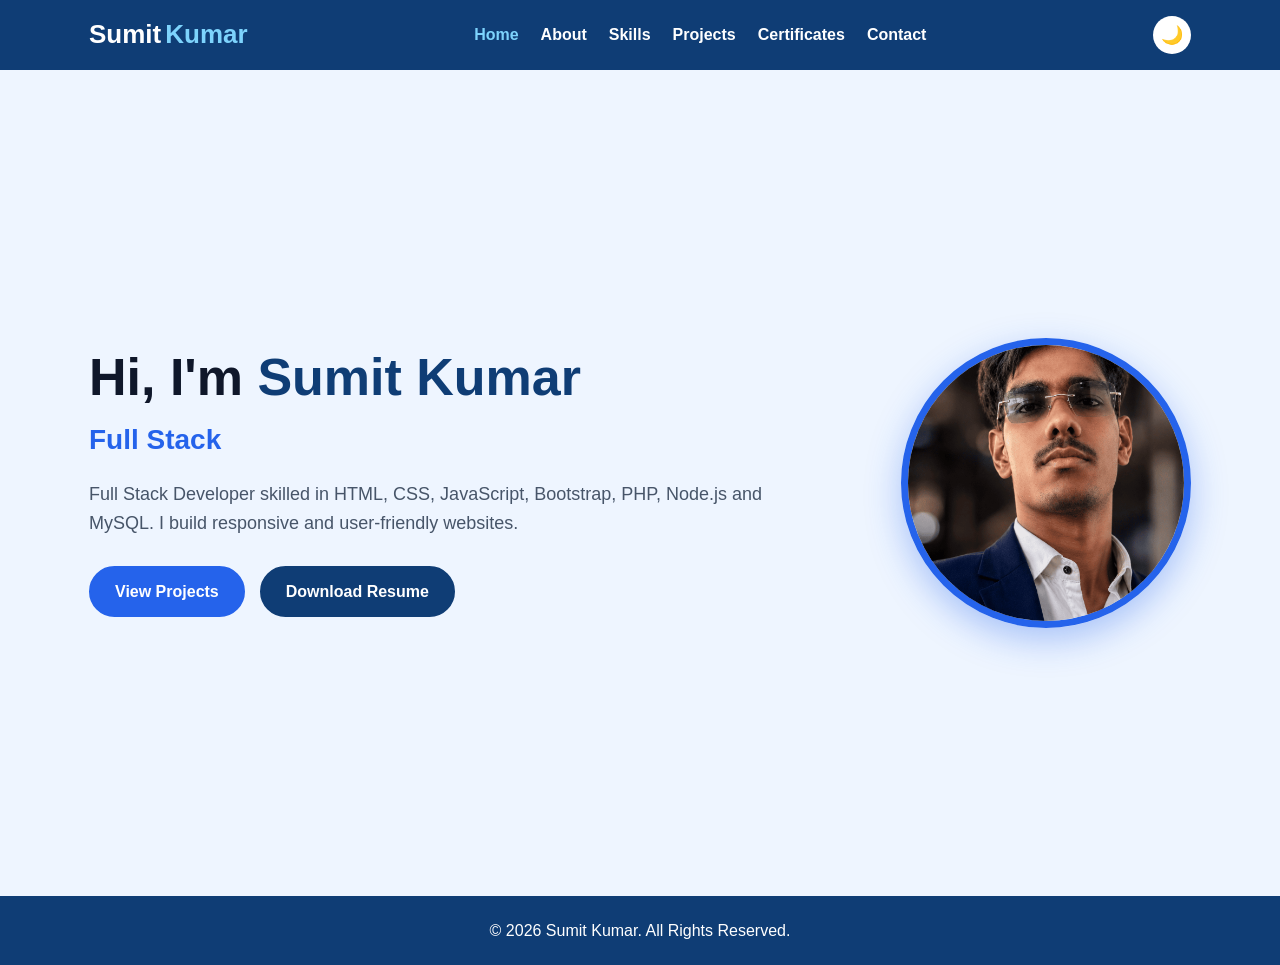
<file: index.html>
<!DOCTYPE html>
<html lang="en">
<head>
  <meta charset="UTF-8">
  <meta name="viewport" content="width=device-width, initial-scale=1.0">
  <title>Sumit Kumar | Portfolio</title>
  <link rel="stylesheet" href="style.css">
</head>
<body>

<header>
  <nav class="navbar">
    <h2 class="logo">Sumit<span>Kumar</span></h2>

    <ul class="nav-links" id="navLinks">
      <li><a href="index.html" class="active">Home</a></li>
      <li><a href="about.html">About</a></li>
      <li><a href="skills.html">Skills</a></li>
      <li><a href="projects.html">Projects</a></li>
      <li><a href="certificates.html">Certificates</a></li>
      <li><a href="contact.html">Contact</a></li>
    </ul>

    <div class="nav-actions">
      <button id="themeBtn" class="theme-btn" type="button" aria-label="Toggle dark mode">🌙</button>
      <button id="menuBtn" class="menu-btn" type="button" aria-label="Toggle navigation menu">☰</button>
    </div>
  </nav>
</header>

<section class="hero">
  <div class="hero-content">
    <h1>Hi, I'm <span>Sumit Kumar</span></h1>
    <h3><span class="typing"></span></h3>

    <p>
      Full Stack Developer skilled in HTML, CSS, JavaScript, Bootstrap,
      PHP, Node.js and MySQL. I build responsive and user-friendly websites.
    </p>

    <div class="hero-buttons">
      <a href="projects.html" class="btn">View Projects</a>
      <a href="assets/resume/resume.docx" download class="btn resume-btn">
        Download Resume
      </a>
    </div>
  </div>

  <div class="hero-img">
    <img src="assets/profile/1000069223.png" alt="Sumit Kumar">
  </div>
</section>

<footer>
  <p>© 2026 Sumit Kumar. All Rights Reserved.</p>
</footer>

<button id="topBtn">↑</button>

<script src="script.js"></script>
</body>
</html>
</file>
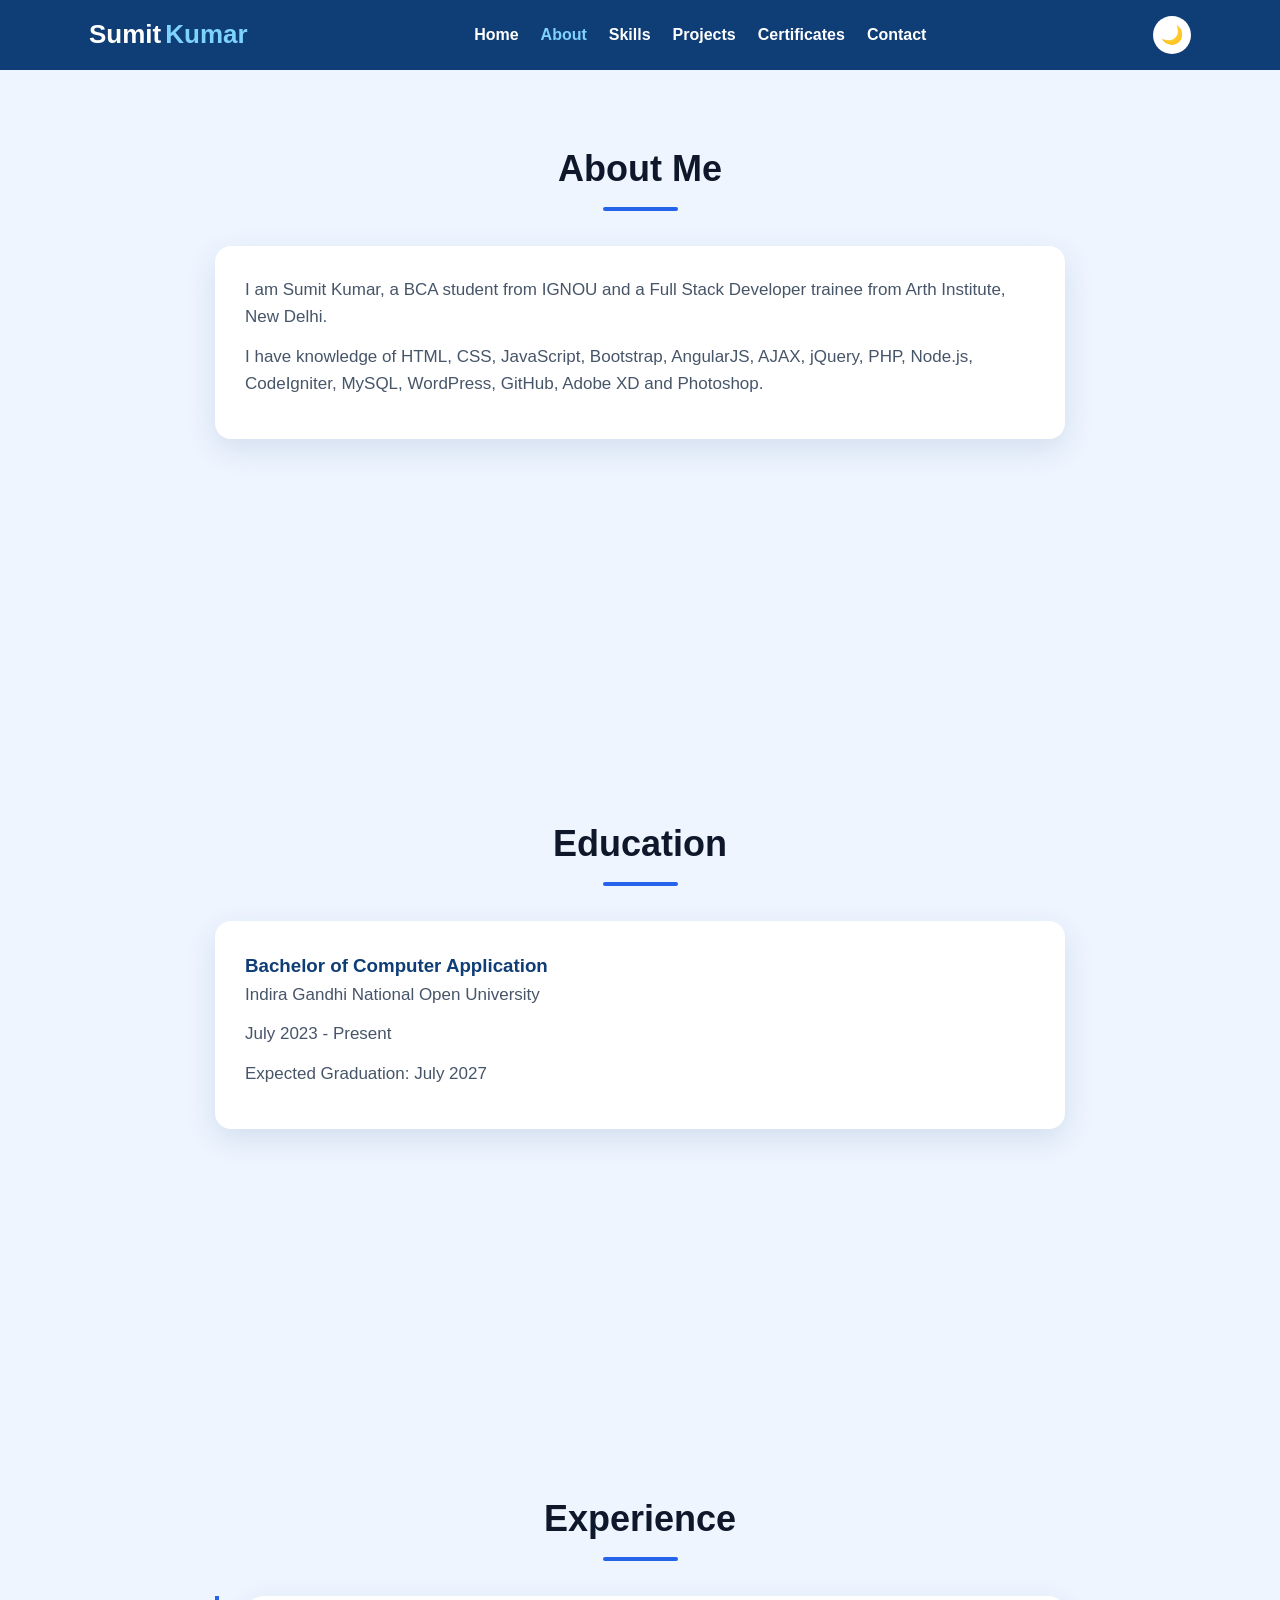
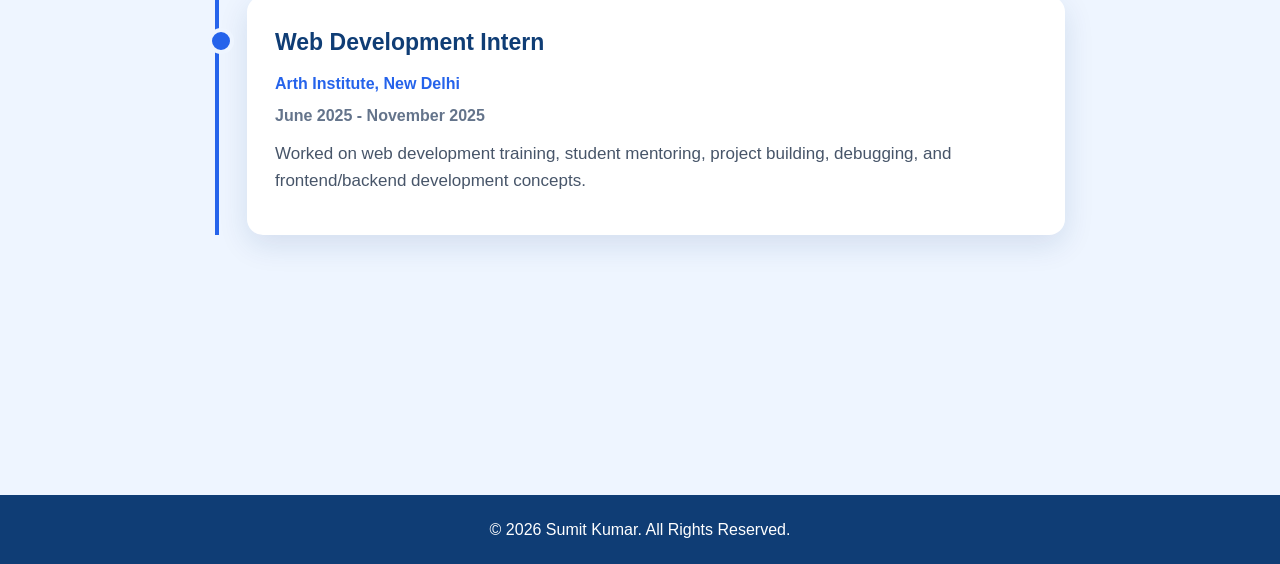
<file: about.html>
<!DOCTYPE html>
<html lang="en">
<head>
  <meta charset="UTF-8">
  <meta name="viewport" content="width=device-width, initial-scale=1.0">
  <title>About | Sumit Kumar</title>
  <link rel="stylesheet" href="style.css">
</head>
<body>

<header>
  <nav class="navbar">
    <h2 class="logo">Sumit<span>Kumar</span></h2>

    <ul class="nav-links" id="navLinks">
      <li><a href="index.html">Home</a></li>
      <li><a href="about.html" class="active">About</a></li>
      <li><a href="skills.html">Skills</a></li>
      <li><a href="projects.html">Projects</a></li>
      <li><a href="certificates.html">Certificates</a></li>
      <li><a href="contact.html">Contact</a></li>
    </ul>

    <div class="nav-actions">
      <button id="themeBtn" class="theme-btn" type="button" aria-label="Toggle dark mode">🌙</button>
      <button id="menuBtn" class="menu-btn" type="button" aria-label="Toggle navigation menu">☰</button>
    </div>
  </nav>
</header>

<section class="section reveal">
  <h2>About Me</h2>

  <div class="card">
    <p>
      I am Sumit Kumar, a BCA student from IGNOU and a Full Stack Developer
      trainee from Arth Institute, New Delhi.
    </p>

    <p>
      I have knowledge of HTML, CSS, JavaScript, Bootstrap, AngularJS,
      AJAX, jQuery, PHP, Node.js, CodeIgniter, MySQL, WordPress,
      GitHub, Adobe XD and Photoshop.
    </p>
  </div>
</section>

<section class="section reveal">
  <h2>Education</h2>

  <div class="card">
    <h3>Bachelor of Computer Application</h3>
    <p>Indira Gandhi National Open University</p>
    <p>July 2023 - Present</p>
    <p>Expected Graduation: July 2027</p>
  </div>
</section>

<section class="section reveal">
  <h2>Experience</h2>

  <div class="timeline">
    <div class="timeline-item">
      <h3>Web Development Intern</h3>
      <h4>Arth Institute, New Delhi</h4>
      <span>June 2025 - November 2025</span>
      <p>
        Worked on web development training, student mentoring, project building,
        debugging, and frontend/backend development concepts.
      </p>
    </div>
  </div>
</section>

<footer>
  <p>© 2026 Sumit Kumar. All Rights Reserved.</p>
</footer>

<button id="topBtn">↑</button>

<script src="script.js"></script>
</body>
</html>
</file>
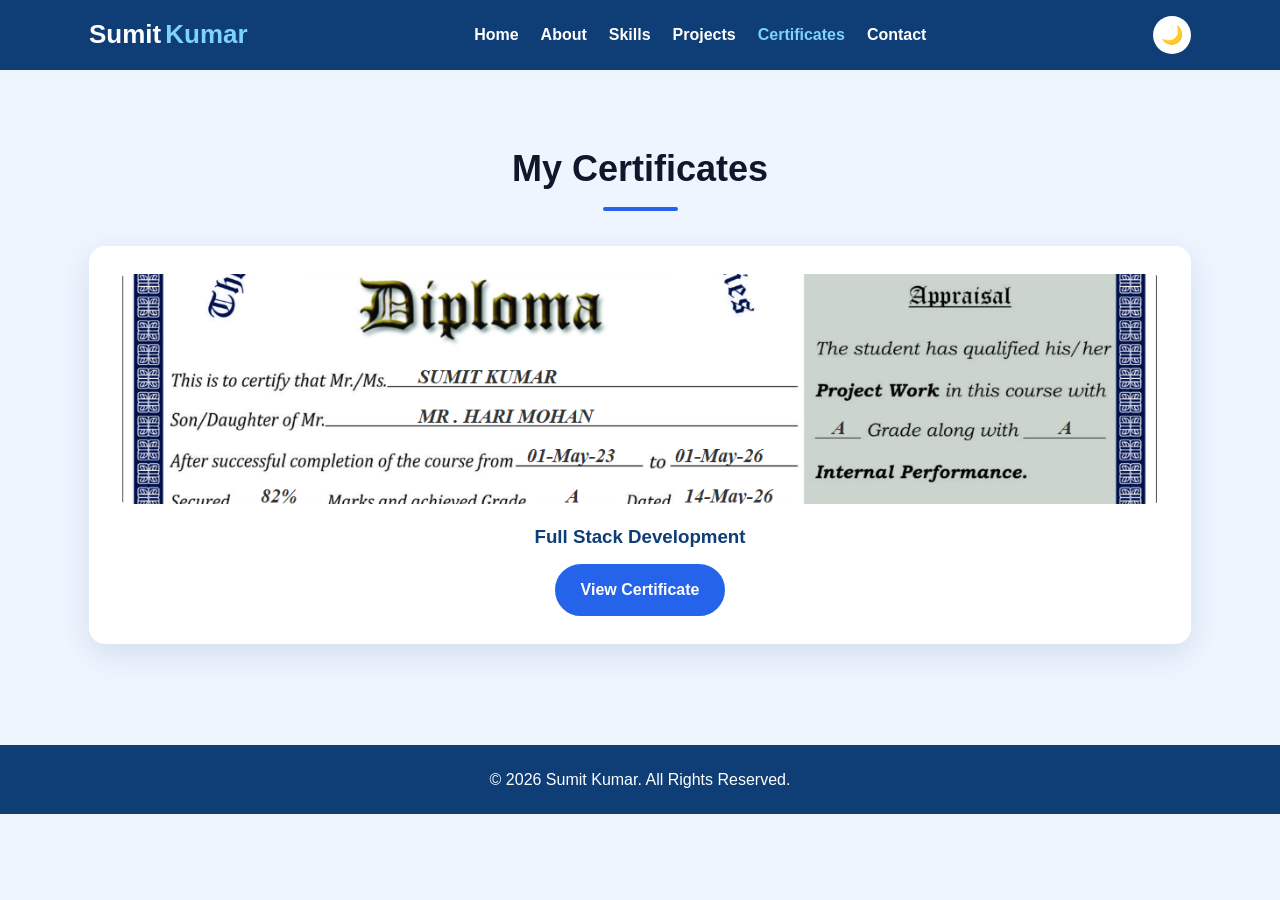
<file: certificates.html>
<!DOCTYPE html>
<html lang="en">
<head>
  <meta charset="UTF-8">
  <meta name="viewport" content="width=device-width, initial-scale=1.0">
  <title>Certificates | Sumit Kumar</title>
  <link rel="stylesheet" href="style.css">
</head>
<body>

<header>
  <nav class="navbar">
    <h2 class="logo">Sumit<span>Kumar</span></h2>

    <ul class="nav-links" id="navLinks">
      <li><a href="index.html">Home</a></li>
      <li><a href="about.html">About</a></li>
      <li><a href="skills.html">Skills</a></li>
      <li><a href="projects.html">Projects</a></li>
      <li><a href="certificates.html" class="active">Certificates</a></li>
      <li><a href="contact.html">Contact</a></li>
    </ul>

    <div class="nav-actions">
      <button id="themeBtn" class="theme-btn" type="button" aria-label="Toggle dark mode">🌙</button>
      <button id="menuBtn" class="menu-btn" type="button" aria-label="Toggle navigation menu">☰</button>
    </div>
  </nav>
</header>

<section class="section reveal">
  <h2>My Certificates</h2>

  <div class="certificate-container">
    <div class="certificate-card">
      <img src="assets/certificates/DIPLOMA.png" alt="Full Stack Development Certificate">
      <h3>Full Stack Development</h3>
      <a href="assets/certificates/DIPLOMA.png" target="_blank" class="btn">View Certificate</a>
    </div>
  </div>
</section>

<footer>
  <p>© 2026 Sumit Kumar. All Rights Reserved.</p>
</footer>

<button id="topBtn">↑</button>

<script src="script.js"></script>
</body>
</html>
</file>
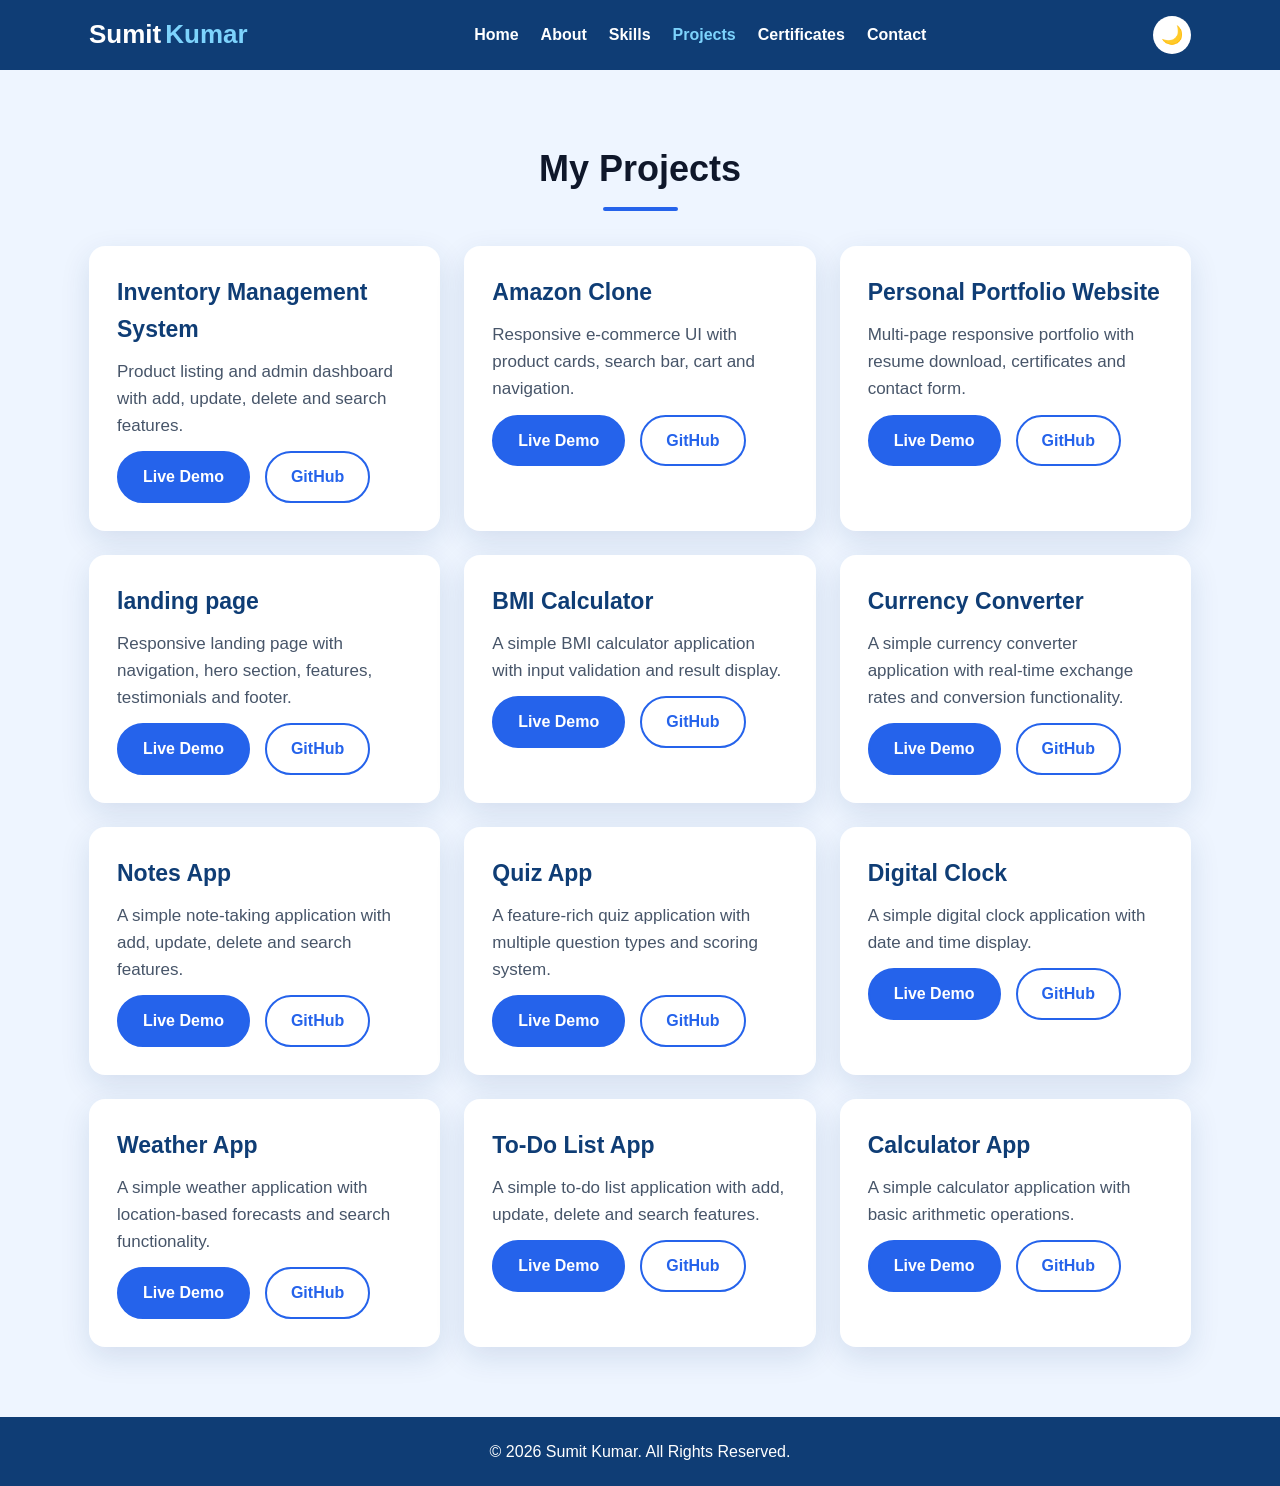
<file: projects.html>
<!DOCTYPE html>
<html lang="en">
<head>
  <meta charset="UTF-8">
  <meta name="viewport" content="width=device-width, initial-scale=1.0">
  <title>Projects | Sumit Kumar</title>
  <link rel="stylesheet" href="style.css">
</head>
<body>

<header>
  <nav class="navbar">
    <h2 class="logo">Sumit<span>Kumar</span></h2>

    <ul class="nav-links" id="navLinks">
      <li><a href="index.html">Home</a></li>
      <li><a href="about.html">About</a></li>
      <li><a href="skills.html">Skills</a></li>
      <li><a href="projects.html" class="active">Projects</a></li>
      <li><a href="certificates.html">Certificates</a></li>
      <li><a href="contact.html">Contact</a></li>
    </ul>

    <div class="nav-actions">
      <button id="themeBtn" class="theme-btn" type="button" aria-label="Toggle dark mode">🌙</button>
      <button id="menuBtn" class="menu-btn" type="button" aria-label="Toggle navigation menu">☰</button>
    </div>
  </nav>
</header>

<section class="section reveal">
  <h2>My Projects</h2>

  <div class="project-container">

    <div class="project-card">
      <h3>Inventory Management System</h3>
      <p>
        Product listing and admin dashboard with add, update, delete and search features.
      </p>

      <div class="project-links">
        <a href="#" class="btn">Live Demo</a>
        <a href="https://github.com/Kings-Code404" target="_blank" class="btn outline">GitHub</a>
      </div>
    </div>

    <div class="project-card">
      <h3>Amazon Clone</h3>
      <p>
        Responsive e-commerce UI with product cards, search bar, cart and navigation.
      </p>

      <div class="project-links">
        <a href="#" class="btn">Live Demo</a>
        <a href="https://github.com/Kings-Code404" target="_blank" class="btn outline">GitHub</a>
      </div>
    </div>

    <div class="project-card">
      <h3>Personal Portfolio Website</h3>
      <p>
        Multi-page responsive portfolio with resume download, certificates and contact form.
      </p>

      <div class="project-links">
        <a href="#" class="btn">Live Demo</a>
        <a href="https://github.com/Kings-Code404/portfolio" target="_blank" class="btn outline">GitHub</a>
      </div>
    </div>

    <div class="project-card">
      <h3>landing page</h3>
      <p>
        Responsive landing page with navigation, hero section, features, testimonials and footer.
      </p>

      <div class="project-links">
        <a href="https://kings-code404.github.io/advanced-landing-page/" class="btn">Live Demo</a>
        <a href="https://github.com/Kings-Code404/advanced-landing-page" target="_blank" class="btn outline">GitHub</a>
      </div>
    </div>

    <div class="project-card">
      <h3>BMI Calculator</h3>
      <p>
        A simple BMI calculator application with input validation and result display.
      </p>

      <div class="project-links">
        <a href="https://kings-code404.github.io/BMI-Calculator/" class="btn">Live Demo</a>
        <a href="https://github.com/Kings-Code404/BMI-Calculator" target="_blank" class="btn outline">GitHub</a>
      </div>
    </div>

    <div class="project-card">
      <h3>Currency Converter</h3>
      <p>
        A simple currency converter application with real-time exchange rates and conversion functionality.
      </p>

      <div class="project-links">
        <a href="https://kings-code404.github.io/Currency-Converter/" class="btn">Live Demo</a>
        <a href="https://github.com/Kings-Code404/Currency-Converter" target="_blank" class="btn outline">GitHub</a>
      </div>
    </div>

    <div class="project-card">
      <h3>Notes App</h3>
      <p>
        A simple note-taking application with add, update, delete and search features.
      </p>

      <div class="project-links">
        <a href="https://kings-code404.github.io/Notes-App/" class="btn">Live Demo</a>
        <a href="https://github.com/Kings-Code404/Notes-App" target="_blank" class="btn outline">GitHub</a>
      </div>
    </div>

    <div class="project-card">
      <h3>Quiz App</h3>
      <p>
        A feature-rich quiz application with multiple question types and scoring system.
      </p>

      <div class="project-links">
        <a href="https://kings-code404.github.io/Advanced-Quiz-App/" class="btn">Live Demo</a>
        <a href="https://github.com/Kings-Code404/Advanced-Quiz-App" target="_blank" class="btn outline">GitHub</a>
      </div>
    </div>

    <div class="project-card">
      <h3>Digital Clock</h3>
      <p>
        A simple digital clock application with date and time display.
      </p>

      <div class="project-links">
        <a href="https://kings-code404.github.io/Digital-Clock/" class="btn">Live Demo</a>
        <a href="https://github.com/Kings-Code404/Digital-Clock" target="_blank" class="btn outline">GitHub</a>
      </div>
    </div>

    <div class="project-card">
      <h3>Weather App</h3>
      <p>
        A simple weather application with location-based forecasts and search functionality.
      </p>

      <div class="project-links">
        <a href="https://kings-code404.github.io/Weather-App/" class="btn">Live Demo</a>
        <a href="https://github.com/Kings-Code404/Weather-App" target="_blank" class="btn outline">GitHub</a>
      </div>
    </div>

    <div class="project-card">
      <h3>To-Do List App</h3>
      <p>
        A simple to-do list application with add, update, delete and search features.
      </p>

      <div class="project-links">
        <a href="https://kings-code404.github.io/To-Do-List-App/" class="btn">Live Demo</a>
        <a href="https://github.com/Kings-Code404/To-Do-List-App" target="_blank" class="btn outline">GitHub</a>
      </div>
    </div>

    <div class="project-card">
      <h3>Calculator App</h3>
      <p>
        A simple calculator application with basic arithmetic operations.
      </p>

      <div class="project-links">
        <a href="https://kings-code404.github.io/Calculator-App/" class="btn">Live Demo</a>
        <a href="https://github.com/Kings-Code404/calculator-app" target="_blank" class="btn outline">GitHub</a>
      </div>
    </div>

  </div>
</section>

<footer>
  <p>© 2026 Sumit Kumar. All Rights Reserved.</p>
</footer>

<button id="topBtn">↑</button>

<script src="script.js"></script>
</body>
</html>
</file>
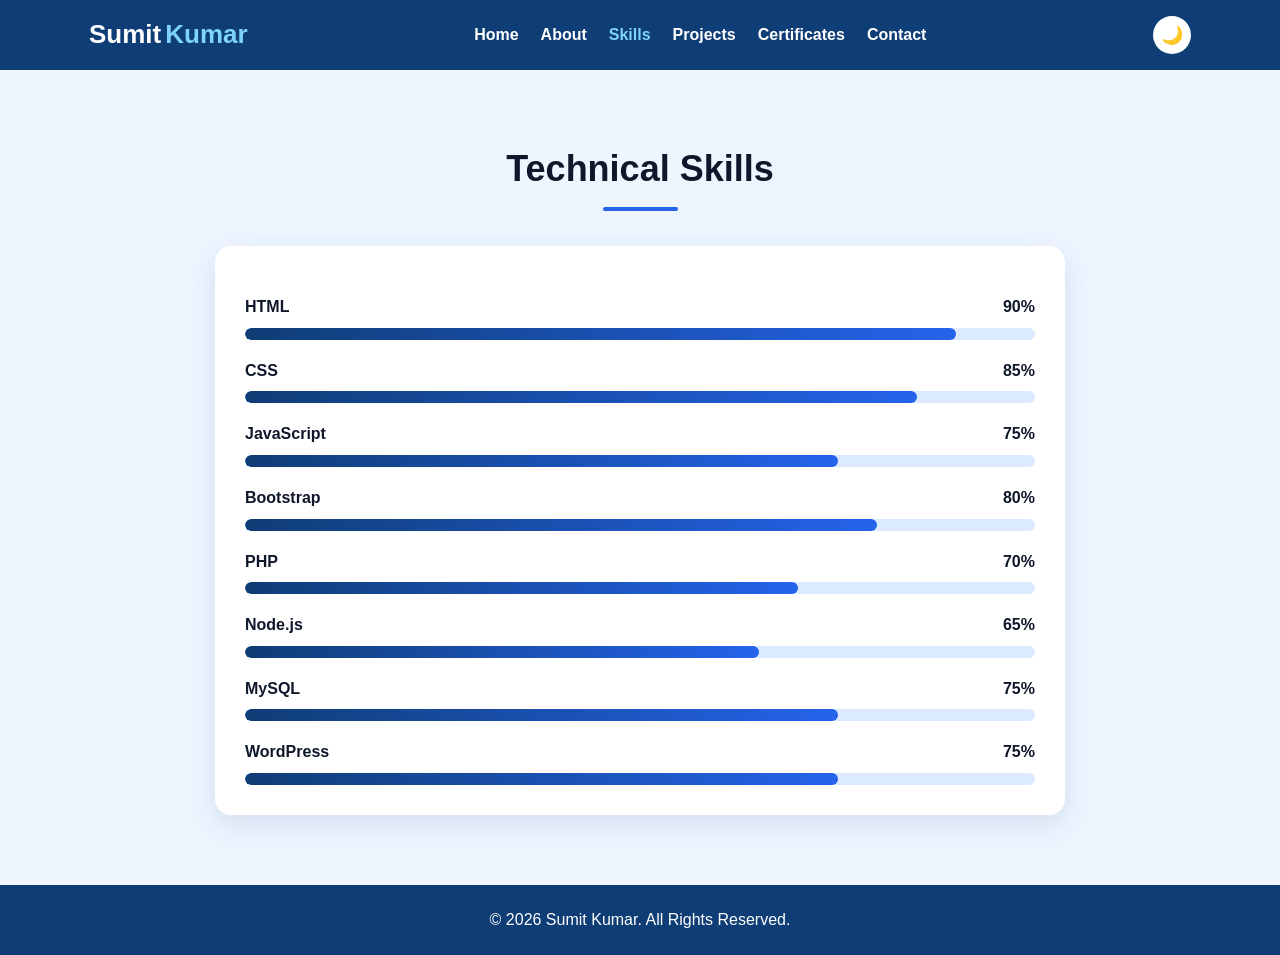
<file: skills.html>
<!DOCTYPE html>
<html lang="en">
<head>
  <meta charset="UTF-8">
  <meta name="viewport" content="width=device-width, initial-scale=1.0">
  <title>Skills | Sumit Kumar</title>
  <link rel="stylesheet" href="style.css">
</head>
<body>

<header>
  <nav class="navbar">
    <h2 class="logo">Sumit<span>Kumar</span></h2>

    <ul class="nav-links" id="navLinks">
      <li><a href="index.html">Home</a></li>
      <li><a href="about.html">About</a></li>
      <li><a href="skills.html" class="active">Skills</a></li>
      <li><a href="projects.html">Projects</a></li>
      <li><a href="certificates.html">Certificates</a></li>
      <li><a href="contact.html">Contact</a></li>
    </ul>

    <div class="nav-actions">
      <button id="themeBtn" class="theme-btn" type="button" aria-label="Toggle dark mode">🌙</button>
      <button id="menuBtn" class="menu-btn" type="button" aria-label="Toggle navigation menu">☰</button>
    </div>
  </nav>
</header>

<section class="section reveal">
  <h2>Technical Skills</h2>

  <div class="skill-box">
    <p>HTML <span>90%</span></p>
    <div class="progress"><div style="width:90%"></div></div>

    <p>CSS <span>85%</span></p>
    <div class="progress"><div style="width:85%"></div></div>

    <p>JavaScript <span>75%</span></p>
    <div class="progress"><div style="width:75%"></div></div>

    <p>Bootstrap <span>80%</span></p>
    <div class="progress"><div style="width:80%"></div></div>

    <p>PHP <span>70%</span></p>
    <div class="progress"><div style="width:70%"></div></div>

    <p>Node.js <span>65%</span></p>
    <div class="progress"><div style="width:65%"></div></div>

    <p>MySQL <span>75%</span></p>
    <div class="progress"><div style="width:75%"></div></div>

    <p>WordPress <span>75%</span></p>
    <div class="progress"><div style="width:75%"></div></div>
  </div>
</section>

<footer>
  <p>© 2026 Sumit Kumar. All Rights Reserved.</p>
</footer>

<button id="topBtn">↑</button>

<script src="script.js"></script>
</body>
</html>
</file>
<file: style.css>
* {
  margin: 0;
  padding: 0;
  box-sizing: border-box;
  font-family: "Segoe UI", Arial, sans-serif;
}

:root {
  --bg: #eef5ff;
  --text: #1f2937;
  --heading: #0f172a;
  --primary: #2563eb;
  --primary-dark: #0f3d75;
  --card: #ffffff;
  --muted: #475569;
  --line: #bfdbfe;
  --shadow: 0 10px 30px rgba(15, 61, 117, 0.12);
}

html {
  scroll-behavior: smooth;
}

body {
  min-width: 320px;
  background: var(--bg);
  color: var(--text);
  line-height: 1.6;
  overflow-x: hidden;
}

img {
  max-width: 100%;
  display: block;
}

header {
  width: 100%;
  background: var(--primary-dark);
  position: sticky;
  top: 0;
  z-index: 1000;
}

.navbar {
  width: 100%;
  max-width: 1150px;
  margin: 0 auto;
  padding: 14px 24px;
  display: flex;
  align-items: center;
  justify-content: space-between;
  gap: 16px;
}

.logo {
  color: #ffffff;
  font-size: clamp(18px, 3vw, 26px);
  white-space: nowrap;
}

.logo span {
  color: #7dd3fc;
  margin-left: 4px;
}

.nav-links {
  list-style: none;
  display: flex;
  align-items: center;
  gap: 22px;
}

.nav-links a {
  color: #ffffff;
  text-decoration: none;
  font-weight: 600;
  transition: 0.3s;
}

.nav-links a:hover,
.nav-links a.active {
  color: #7dd3fc;
}

.nav-actions {
  display: flex;
  align-items: center;
  gap: 10px;
}

.menu-btn,
.theme-btn {
  border: none;
  cursor: pointer;
  border-radius: 50%;
}

.menu-btn {
  display: none;
  background: transparent;
  color: #ffffff;
  font-size: 28px;
  line-height: 1;
}

.theme-btn {
  background: #ffffff;
  color: var(--primary-dark);
  width: 38px;
  height: 38px;
  font-size: 18px;
  display: grid;
  place-items: center;
  flex: 0 0 38px;
}

.hero {
  width: 100%;
  max-width: 1150px;
  min-height: calc(100vh - 74px);
  margin: 0 auto;
  padding: 70px 24px;
  display: flex;
  align-items: center;
  justify-content: space-between;
  gap: 48px;
}

.hero-content {
  flex: 1 1 560px;
}

.hero h1 {
  font-size: clamp(34px, 6vw, 52px);
  line-height: 1.15;
  margin-bottom: 10px;
  color: var(--heading);
}

.hero h1 span {
  color: var(--primary-dark);
}

.hero h3 {
  min-height: 42px;
  font-size: clamp(22px, 4vw, 28px);
  color: var(--primary);
  margin-bottom: 18px;
}

.hero p {
  max-width: 680px;
  font-size: clamp(15px, 2.5vw, 18px);
  color: var(--muted);
  margin-bottom: 28px;
}

.hero-img {
  flex: 0 0 auto;
}

.hero-img img {
  width: clamp(210px, 30vw, 290px);
  height: clamp(210px, 30vw, 290px);
  border-radius: 50%;
  object-fit: cover;
  border: 7px solid var(--primary);
  box-shadow: 0 12px 35px rgba(37, 99, 235, 0.35);
}

.hero-buttons,
.project-links {
  display: flex;
  gap: 15px;
  flex-wrap: wrap;
}

.btn {
  display: inline-flex;
  align-items: center;
  justify-content: center;
  min-height: 46px;
  padding: 11px 24px;
  background: var(--primary);
  color: #ffffff;
  text-decoration: none;
  border: 2px solid var(--primary);
  border-radius: 30px;
  font-weight: 700;
  cursor: pointer;
  transition: 0.3s;
}

.btn:hover {
  background: transparent;
  color: var(--primary);
}

.btn.outline {
  background: transparent;
  color: var(--primary);
}

.btn.outline:hover {
  background: var(--primary);
  color: #ffffff;
}

.resume-btn {
  background: var(--primary-dark);
  border-color: var(--primary-dark);
}

.resume-btn:hover {
  background: transparent;
  color: var(--primary-dark);
}

.section {
  width: 100%;
  max-width: 1150px;
  min-height: 75vh;
  margin: 0 auto;
  padding: 70px 24px;
}

.section h2 {
  text-align: center;
  font-size: clamp(30px, 5vw, 36px);
  margin-bottom: 35px;
  color: var(--heading);
}

.section h2::after {
  content: "";
  width: 75px;
  height: 4px;
  background: var(--primary);
  display: block;
  margin: 10px auto 0;
  border-radius: 20px;
}

.card,
.project-card,
.certificate-card,
.contact-info,
.timeline-item,
.skill-box {
  background: var(--card);
  border-radius: 16px;
  box-shadow: var(--shadow);
}

.card,
.skill-box {
  padding: 30px;
  max-width: 850px;
  margin: 0 auto;
}

.card p,
.project-card p,
.timeline-item p,
.contact-info p {
  color: var(--muted);
  margin-bottom: 12px;
  font-size: 17px;
}

.card h3,
.timeline-item h3,
.project-card h3,
.certificate-card h3 {
  color: var(--primary-dark);
}

.skill-box p {
  display: flex;
  justify-content: space-between;
  gap: 12px;
  font-weight: 700;
  margin: 18px 0 8px;
  color: var(--heading);
}

.progress {
  width: 100%;
  height: 12px;
  background: #dbeafe;
  border-radius: 20px;
  overflow: hidden;
}

.progress div {
  height: 100%;
  background: linear-gradient(90deg, var(--primary-dark), var(--primary));
  border-radius: 20px;
}

.timeline {
  max-width: 850px;
  margin: 0 auto;
  border-left: 4px solid var(--primary);
  padding-left: 28px;
}

.timeline-item {
  padding: 28px;
  position: relative;
  margin-bottom: 22px;
}

.timeline-item::before {
  content: "";
  position: absolute;
  left: -39px;
  top: 32px;
  width: 18px;
  height: 18px;
  background: var(--primary);
  border-radius: 50%;
  border: 4px solid var(--bg);
}

.timeline-item h3,
.project-card h3 {
  font-size: 23px;
  margin-bottom: 10px;
}

.timeline-item h4 {
  color: var(--primary);
  margin: 6px 0;
}

.timeline-item span {
  display: inline-block;
  margin-bottom: 12px;
  color: #64748b;
  font-weight: 700;
}

.project-container,
.certificate-container {
  display: grid;
  grid-template-columns: repeat(auto-fit, minmax(260px, 1fr));
  gap: 24px;
}

.project-card,
.certificate-card {
  padding: 28px;
  transition: 0.3s;
}

.project-card:hover,
.certificate-card:hover {
  transform: translateY(-8px);
}

.certificate-card {
  overflow: hidden;
  text-align: center;
}

.certificate-card img {
  width: 100%;
  height: 230px;
  object-fit: cover;
  border-radius: 12px;
  margin-bottom: 18px;
}

.certificate-card .btn {
  margin-top: 12px;
}

.contact-info {
  max-width: 780px;
  margin: 0 auto 30px;
  padding: 28px;
}

.contact-info a {
  color: var(--primary-dark);
  text-decoration: none;
  font-weight: 700;
  word-break: break-word;
}

.contact-form {
  max-width: 780px;
  margin: 0 auto;
  display: flex;
  flex-direction: column;
  gap: 16px;
}

.contact-form input,
.contact-form textarea {
  width: 100%;
  padding: 15px;
  border: 1px solid var(--line);
  border-radius: 10px;
  outline: none;
  font-size: 16px;
  background: #ffffff;
}

.contact-form textarea {
  height: 150px;
  resize: vertical;
}

.contact-form input:focus,
.contact-form textarea:focus {
  border-color: var(--primary);
}

footer {
  width: 100%;
  background: var(--primary-dark);
  color: #ffffff;
  text-align: center;
  padding: 22px 16px;
}

#topBtn {
  position: fixed;
  right: 22px;
  bottom: 22px;
  width: 45px;
  height: 45px;
  border: none;
  border-radius: 50%;
  background: var(--primary);
  color: #ffffff;
  font-size: 24px;
  cursor: pointer;
  display: none;
  z-index: 999;
}

#topBtn.show {
  display: block;
}

.reveal {
  opacity: 0;
  transform: translateY(45px);
  transition: 0.8s ease;
}

.reveal.active {
  opacity: 1;
  transform: translateY(0);
}

body.dark {
  --bg: #0f172a;
  --text: #e5e7eb;
  --heading: #ffffff;
  --card: #1e293b;
  --muted: #cbd5e1;
  --line: #334155;
}

body.dark header,
body.dark footer {
  background: #020617;
}

body.dark .nav-links {
  background: #020617;
}

body.dark .contact-form input,
body.dark .contact-form textarea {
  background: #1e293b;
  color: #ffffff;
}

@media (max-width: 900px) {
  .hero {
    flex-direction: column-reverse;
    text-align: center;
    justify-content: flex-end;
    padding-top: 48px;
    min-height: auto;
  }

  .hero-content {
    flex: initial;
    width: 100%;
  }

  .hero p {
    margin-left: auto;
    margin-right: auto;
  }

  .hero-buttons,
  .project-links {
    justify-content: center;
  }
}

@media (max-width: 768px) {
  .navbar {
    padding: 12px 16px;
  }

  .nav-actions {
    margin-left: auto;
  }

  .menu-btn {
    display: inline-grid;
    place-items: center;
    width: 38px;
    height: 38px;
  }

  .nav-links {
    position: fixed;
    top: 62px;
    right: 12px;
    width: min(260px, calc(100vw - 24px));
    max-height: calc(100vh - 82px);
    overflow-y: auto;
    background: var(--primary-dark);
    flex-direction: column;
    align-items: flex-start;
    padding: 22px;
    gap: 16px;
    border-radius: 16px;
    box-shadow: var(--shadow);
    opacity: 0;
    visibility: hidden;
    transform: translateX(18px);
    transition: 0.25s ease;
  }

  .nav-links.active {
    opacity: 1;
    visibility: visible;
    transform: translateX(0);
  }

  .section {
    padding: 55px 18px;
  }
}

@media (max-width: 480px) {
  .navbar {
    gap: 10px;
  }

  .logo {
    font-size: 18px;
  }

  .theme-btn,
  .menu-btn {
    width: 34px;
    height: 34px;
    flex-basis: 34px;
  }

  .hero {
    padding: 38px 18px 48px;
    gap: 28px;
  }

  .hero h3 {
    min-height: 34px;
  }

  .hero-buttons .btn,
  .contact-form .btn {
    width: 100%;
  }

  .card,
  .skill-box,
  .project-card,
  .certificate-card,
  .contact-info {
    padding: 22px;
  }

  .timeline {
    padding-left: 18px;
  }

  .timeline-item::before {
    left: -29px;
  }
}
</file>
